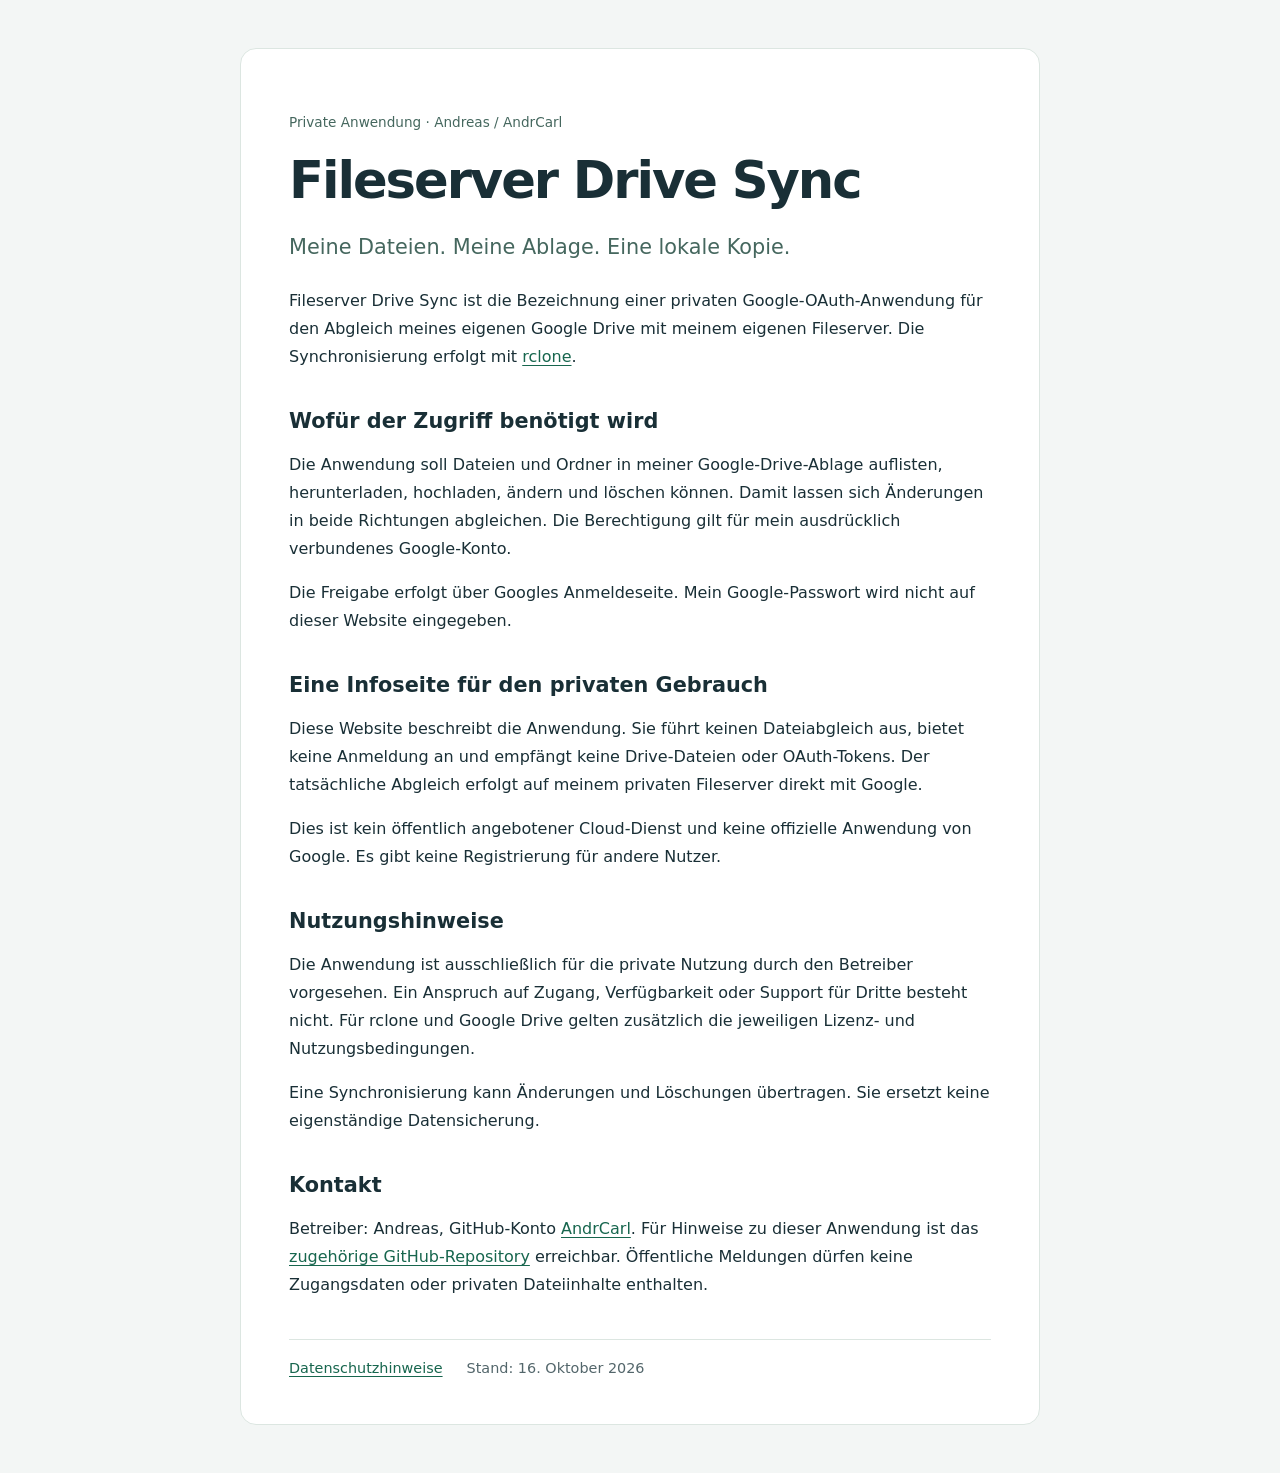
<file: index.html>
<!doctype html>
<html lang="de">
<head>
  <meta charset="utf-8">
  <meta name="google-site-verification" content="Heg-Ehz3DjS1_3Bi7L0E9Z3_7rx4kTLEXofvq-ybrgI" />
  <meta name="viewport" content="width=device-width, initial-scale=1">
  <meta name="description" content="Informationen zu Fileserver Drive Sync, einer privaten Google-Drive-Synchronisierung mit rclone.">
  <title>Fileserver Drive Sync</title>
  <link rel="stylesheet" href="style.css">
</head>
<body>
<main>
  <p class="eyebrow">Private Anwendung · Andreas / AndrCarl</p>
  <h1>Fileserver Drive Sync</h1>
  <p class="lead">Meine Dateien. Meine Ablage. Eine lokale Kopie.</p>
  <p>Fileserver Drive Sync ist die Bezeichnung einer privaten Google-OAuth-Anwendung für den Abgleich meines eigenen Google Drive mit meinem eigenen Fileserver. Die Synchronisierung erfolgt mit <a href="https://rclone.org/">rclone</a>.</p>
  <section>
    <h2>Wofür der Zugriff benötigt wird</h2>
    <p>Die Anwendung soll Dateien und Ordner in meiner Google-Drive-Ablage auflisten, herunterladen, hochladen, ändern und löschen können. Damit lassen sich Änderungen in beide Richtungen abgleichen. Die Berechtigung gilt für mein ausdrücklich verbundenes Google-Konto.</p>
    <p>Die Freigabe erfolgt über Googles Anmeldeseite. Mein Google-Passwort wird nicht auf dieser Website eingegeben.</p>
  </section>
  <section>
    <h2>Eine Infoseite für den privaten Gebrauch</h2>
    <p>Diese Website beschreibt die Anwendung. Sie führt keinen Dateiabgleich aus, bietet keine Anmeldung an und empfängt keine Drive-Dateien oder OAuth-Tokens. Der tatsächliche Abgleich erfolgt auf meinem privaten Fileserver direkt mit Google.</p>
    <p>Dies ist kein öffentlich angebotener Cloud-Dienst und keine offizielle Anwendung von Google. Es gibt keine Registrierung für andere Nutzer.</p>
  </section>
  <section id="nutzung">
    <h2>Nutzungshinweise</h2>
    <p>Die Anwendung ist ausschließlich für die private Nutzung durch den Betreiber vorgesehen. Ein Anspruch auf Zugang, Verfügbarkeit oder Support für Dritte besteht nicht. Für rclone und Google Drive gelten zusätzlich die jeweiligen Lizenz- und Nutzungsbedingungen.</p>
    <p>Eine Synchronisierung kann Änderungen und Löschungen übertragen. Sie ersetzt keine eigenständige Datensicherung.</p>
  </section>
  <section>
    <h2>Kontakt</h2>
    <p>Betreiber: Andreas, GitHub-Konto <a href="https://github.com/AndrCarl">AndrCarl</a>. Für Hinweise zu dieser Anwendung ist das <a href="https://github.com/AndrCarl/drive-sync/issues">zugehörige GitHub-Repository</a> erreichbar. Öffentliche Meldungen dürfen keine Zugangsdaten oder privaten Dateiinhalte enthalten.</p>
  </section>
  <footer><a href="privacy.html">Datenschutzhinweise</a><span>Stand: 16. Oktober 2026</span></footer>
</main>
</body>
</html>
</file>
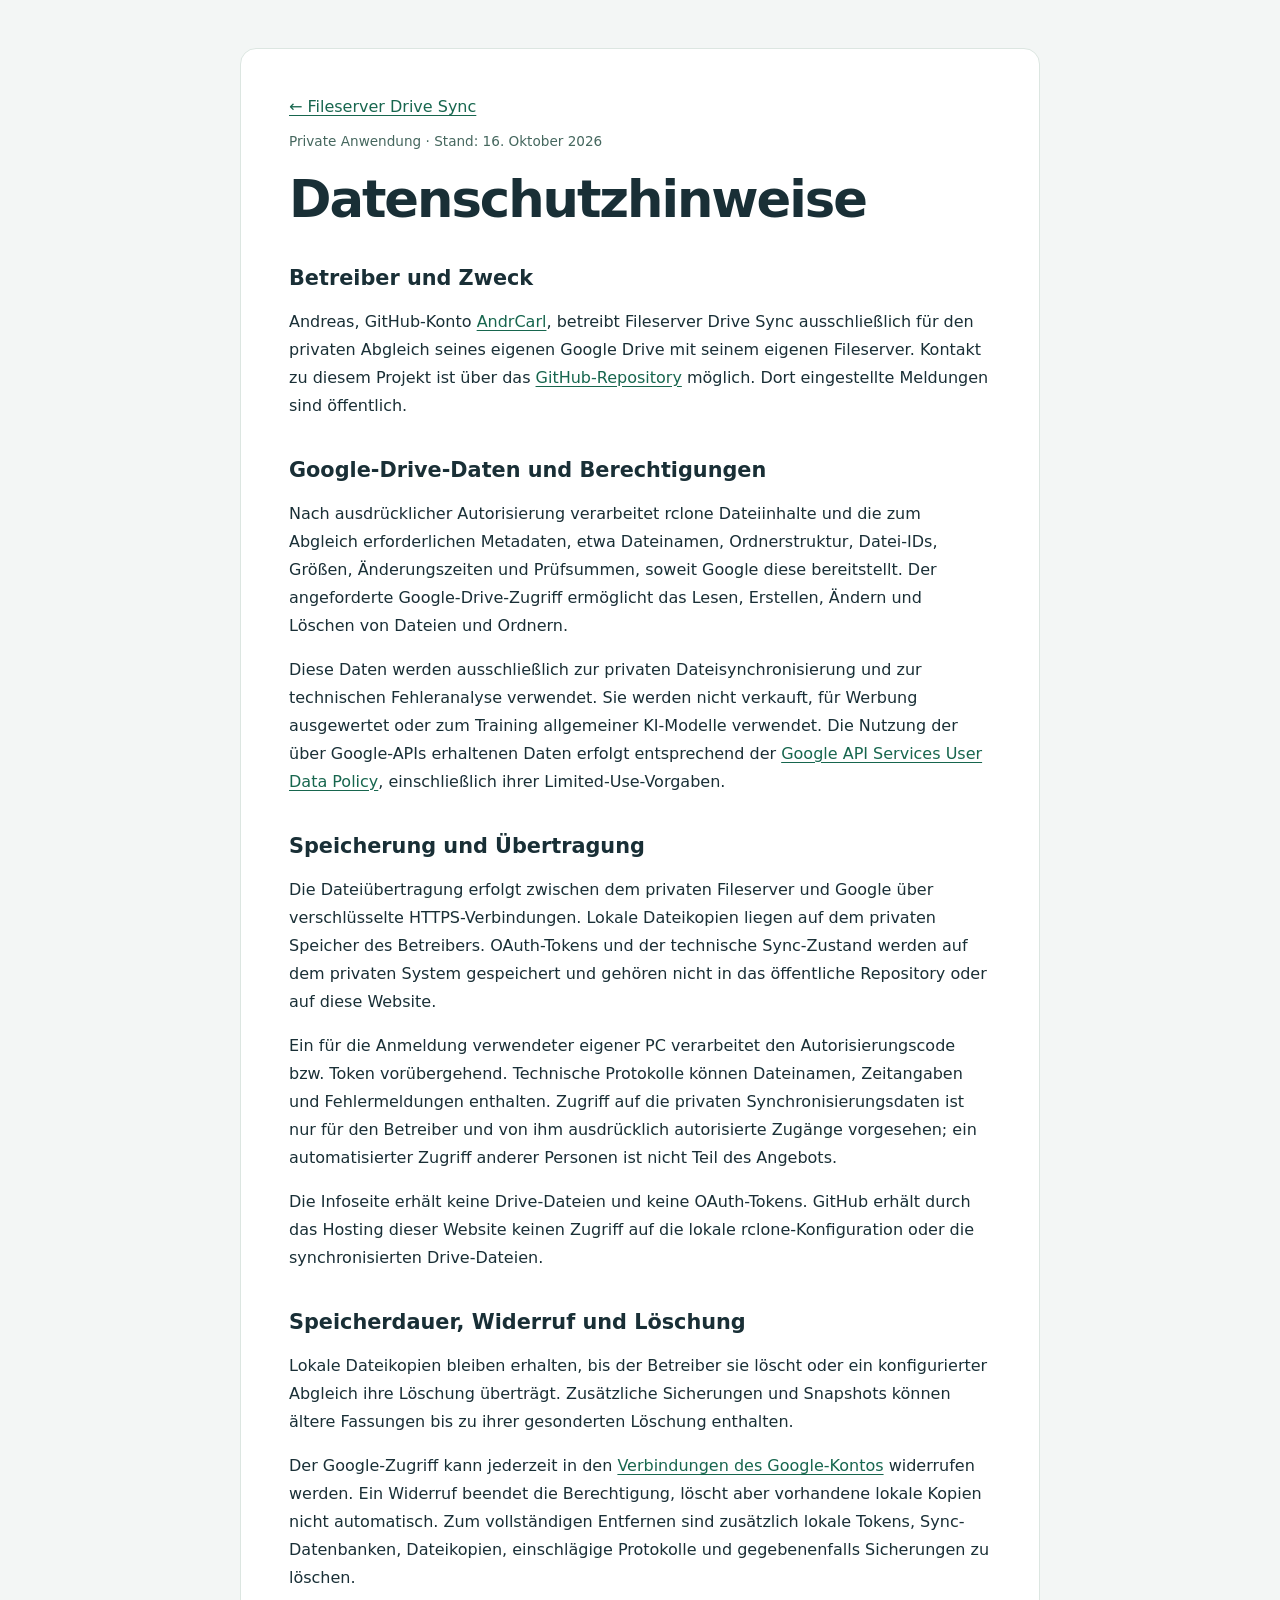
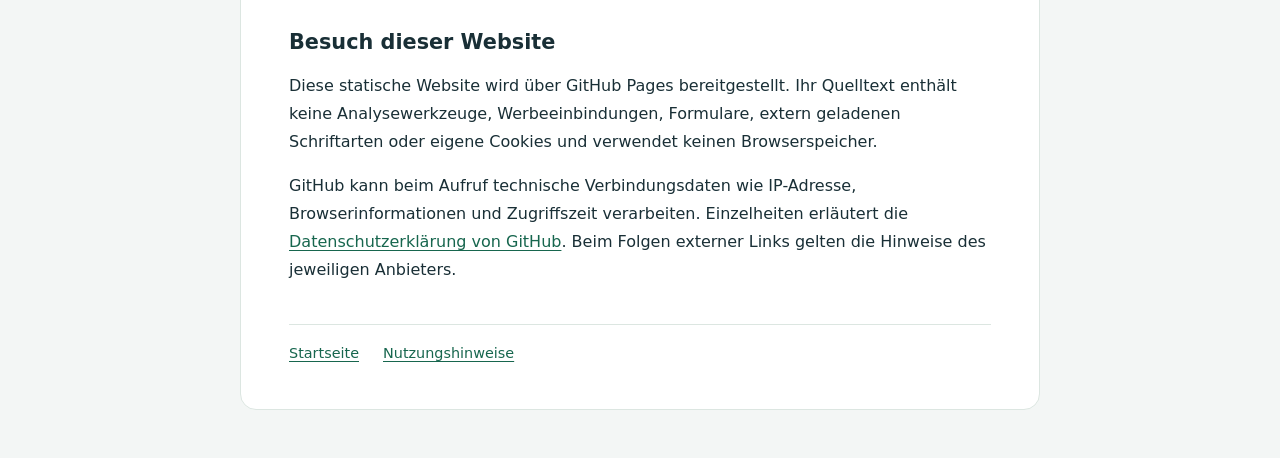
<file: privacy.html>
<!doctype html>
<html lang="de">
<head>
  <meta charset="utf-8">
  <meta name="viewport" content="width=device-width, initial-scale=1">
  <meta name="description" content="Datenschutzhinweise für die private Anwendung Fileserver Drive Sync und ihre Informationsseite.">
  <title>Datenschutzhinweise · Fileserver Drive Sync</title>
  <link rel="stylesheet" href="style.css">
</head>
<body>
<main>
  <nav><a href="./">← Fileserver Drive Sync</a></nav>
  <p class="eyebrow">Private Anwendung · Stand: 16. Oktober 2026</p>
  <h1>Datenschutzhinweise</h1>
  <section>
    <h2>Betreiber und Zweck</h2>
    <p>Andreas, GitHub-Konto <a href="https://github.com/AndrCarl">AndrCarl</a>, betreibt Fileserver Drive Sync ausschließlich für den privaten Abgleich seines eigenen Google Drive mit seinem eigenen Fileserver. Kontakt zu diesem Projekt ist über das <a href="https://github.com/AndrCarl/drive-sync/issues">GitHub-Repository</a> möglich. Dort eingestellte Meldungen sind öffentlich.</p>
  </section>
  <section>
    <h2>Google-Drive-Daten und Berechtigungen</h2>
    <p>Nach ausdrücklicher Autorisierung verarbeitet rclone Dateiinhalte und die zum Abgleich erforderlichen Metadaten, etwa Dateinamen, Ordnerstruktur, Datei-IDs, Größen, Änderungszeiten und Prüfsummen, soweit Google diese bereitstellt. Der angeforderte Google-Drive-Zugriff ermöglicht das Lesen, Erstellen, Ändern und Löschen von Dateien und Ordnern.</p>
    <p>Diese Daten werden ausschließlich zur privaten Dateisynchronisierung und zur technischen Fehleranalyse verwendet. Sie werden nicht verkauft, für Werbung ausgewertet oder zum Training allgemeiner KI-Modelle verwendet. Die Nutzung der über Google-APIs erhaltenen Daten erfolgt entsprechend der <a href="https://developers.google.com/terms/api-services-user-data-policy">Google API Services User Data Policy</a>, einschließlich ihrer Limited-Use-Vorgaben.</p>
  </section>
  <section>
    <h2>Speicherung und Übertragung</h2>
    <p>Die Dateiübertragung erfolgt zwischen dem privaten Fileserver und Google über verschlüsselte HTTPS-Verbindungen. Lokale Dateikopien liegen auf dem privaten Speicher des Betreibers. OAuth-Tokens und der technische Sync-Zustand werden auf dem privaten System gespeichert und gehören nicht in das öffentliche Repository oder auf diese Website.</p>
    <p>Ein für die Anmeldung verwendeter eigener PC verarbeitet den Autorisierungscode bzw. Token vorübergehend. Technische Protokolle können Dateinamen, Zeitangaben und Fehlermeldungen enthalten. Zugriff auf die privaten Synchronisierungsdaten ist nur für den Betreiber und von ihm ausdrücklich autorisierte Zugänge vorgesehen; ein automatisierter Zugriff anderer Personen ist nicht Teil des Angebots.</p>
    <p>Die Infoseite erhält keine Drive-Dateien und keine OAuth-Tokens. GitHub erhält durch das Hosting dieser Website keinen Zugriff auf die lokale rclone-Konfiguration oder die synchronisierten Drive-Dateien.</p>
  </section>
  <section>
    <h2>Speicherdauer, Widerruf und Löschung</h2>
    <p>Lokale Dateikopien bleiben erhalten, bis der Betreiber sie löscht oder ein konfigurierter Abgleich ihre Löschung überträgt. Zusätzliche Sicherungen und Snapshots können ältere Fassungen bis zu ihrer gesonderten Löschung enthalten.</p>
    <p>Der Google-Zugriff kann jederzeit in den <a href="https://myaccount.google.com/connections">Verbindungen des Google-Kontos</a> widerrufen werden. Ein Widerruf beendet die Berechtigung, löscht aber vorhandene lokale Kopien nicht automatisch. Zum vollständigen Entfernen sind zusätzlich lokale Tokens, Sync-Datenbanken, Dateikopien, einschlägige Protokolle und gegebenenfalls Sicherungen zu löschen.</p>
  </section>
  <section>
    <h2>Besuch dieser Website</h2>
    <p>Diese statische Website wird über GitHub Pages bereitgestellt. Ihr Quelltext enthält keine Analysewerkzeuge, Werbeeinbindungen, Formulare, extern geladenen Schriftarten oder eigene Cookies und verwendet keinen Browserspeicher.</p>
    <p>GitHub kann beim Aufruf technische Verbindungsdaten wie IP-Adresse, Browserinformationen und Zugriffszeit verarbeiten. Einzelheiten erläutert die <a href="https://docs.github.com/en/site-policy/privacy-policies/github-general-privacy-statement">Datenschutzerklärung von GitHub</a>. Beim Folgen externer Links gelten die Hinweise des jeweiligen Anbieters.</p>
  </section>
  <footer><a href="./">Startseite</a><a href="./#nutzung">Nutzungshinweise</a></footer>
</main>
</body>
</html>
</file>
<file: style.css>
:root { color-scheme: light; font-family: system-ui, -apple-system, "Segoe UI", sans-serif; color: #192f36; background: #f3f6f5; }
* { box-sizing: border-box; }
body { margin: 0; }
main { max-width: 800px; margin: 48px auto; padding: 48px; background: #fff; border: 1px solid #dce6e1; border-radius: 16px; }
h1 { font-size: clamp(2rem, 6vw, 3.2rem); line-height: 1.1; letter-spacing: -.04em; margin: 18px 0; overflow-wrap: anywhere; }
h2 { font-size: 1.3rem; line-height: 1.35; margin: 0 0 12px; }
p { font-size: 1rem; line-height: 1.75; }
.eyebrow { color: #45675e; font-size: .85rem; }
.lead { font-size: 1.3rem; color: #45675e; }
section { margin-top: 36px; }
a { color: #17664e; text-underline-offset: 3px; overflow-wrap: anywhere; }
a:hover { color: #103f32; }
a:focus-visible { outline: 3px solid #cd8d15; outline-offset: 4px; }
footer { display: flex; flex-wrap: wrap; gap: 12px 24px; margin-top: 40px; padding-top: 20px; border-top: 1px solid #dce6e1; font-size: .9rem; color: #53666b; }
@media (max-width: 600px) { main { margin: 12px; padding: 26px 22px; border-radius: 12px; } }
</file>
